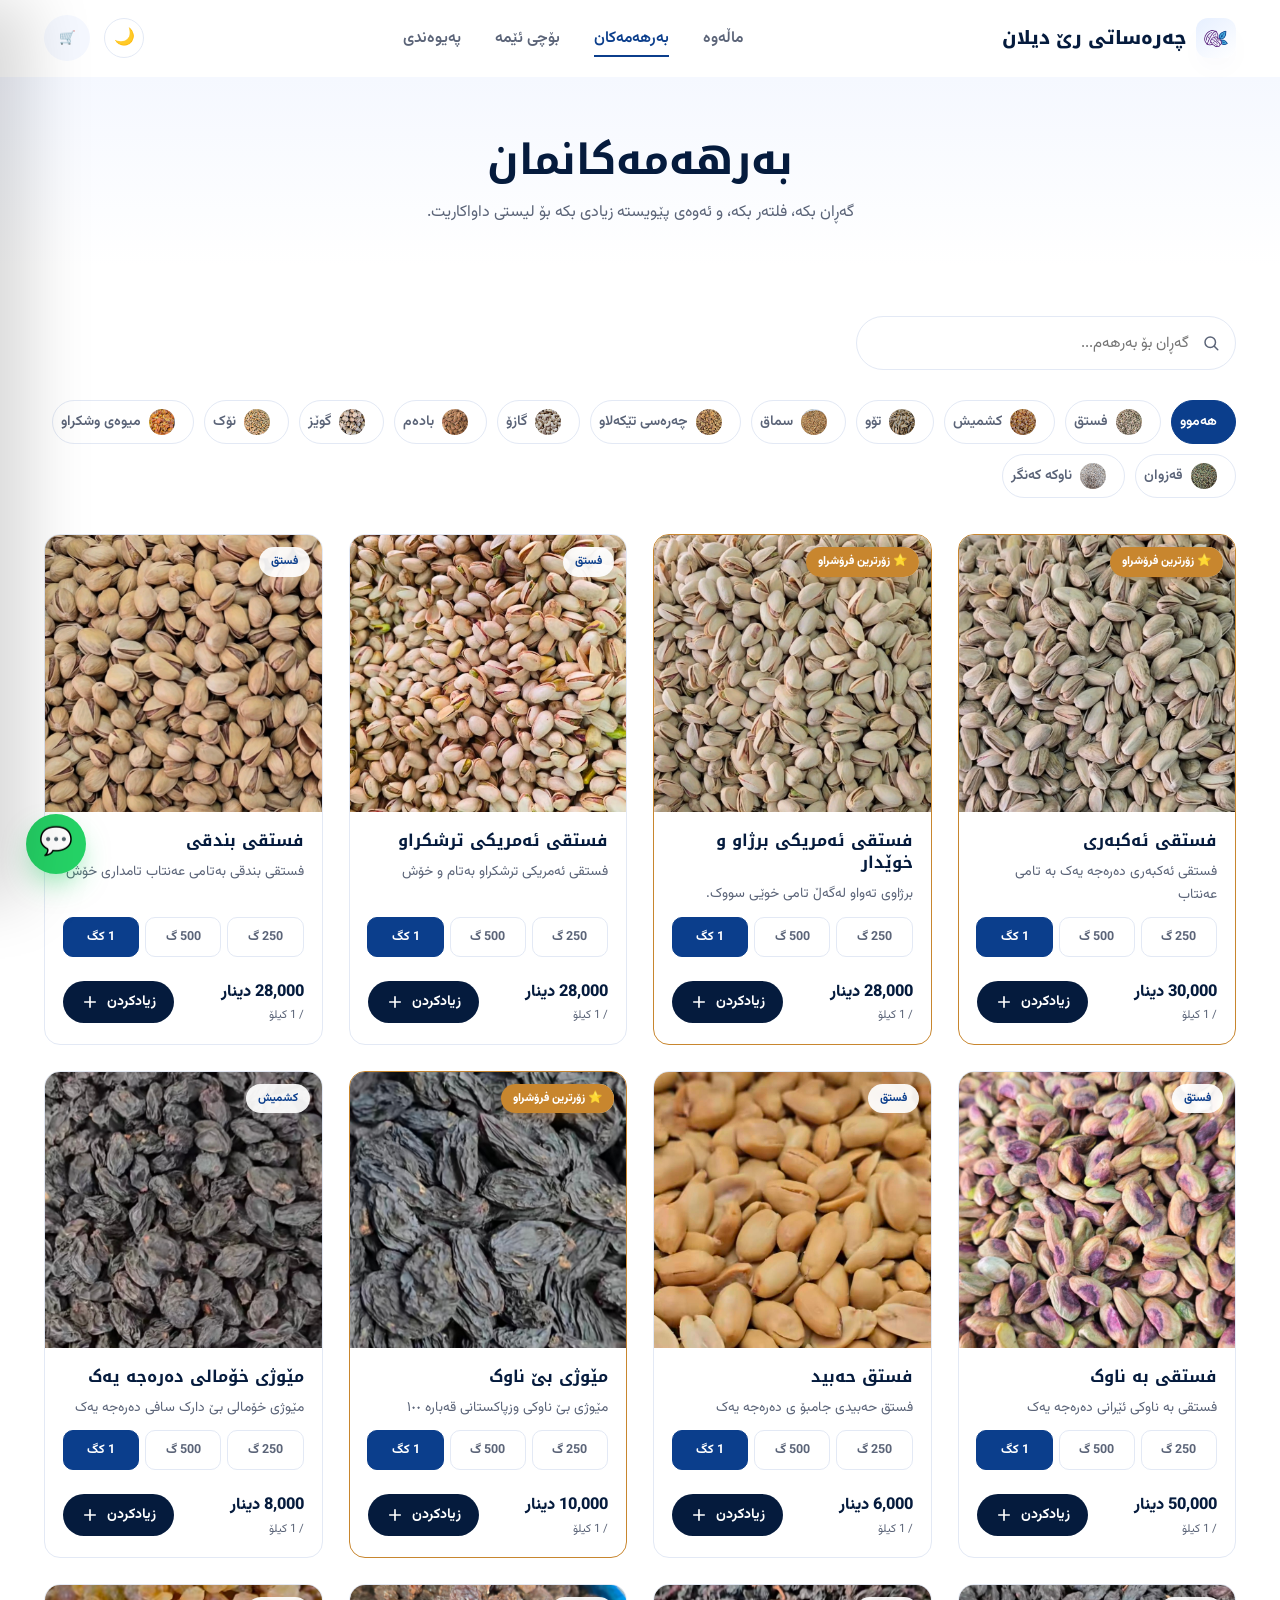
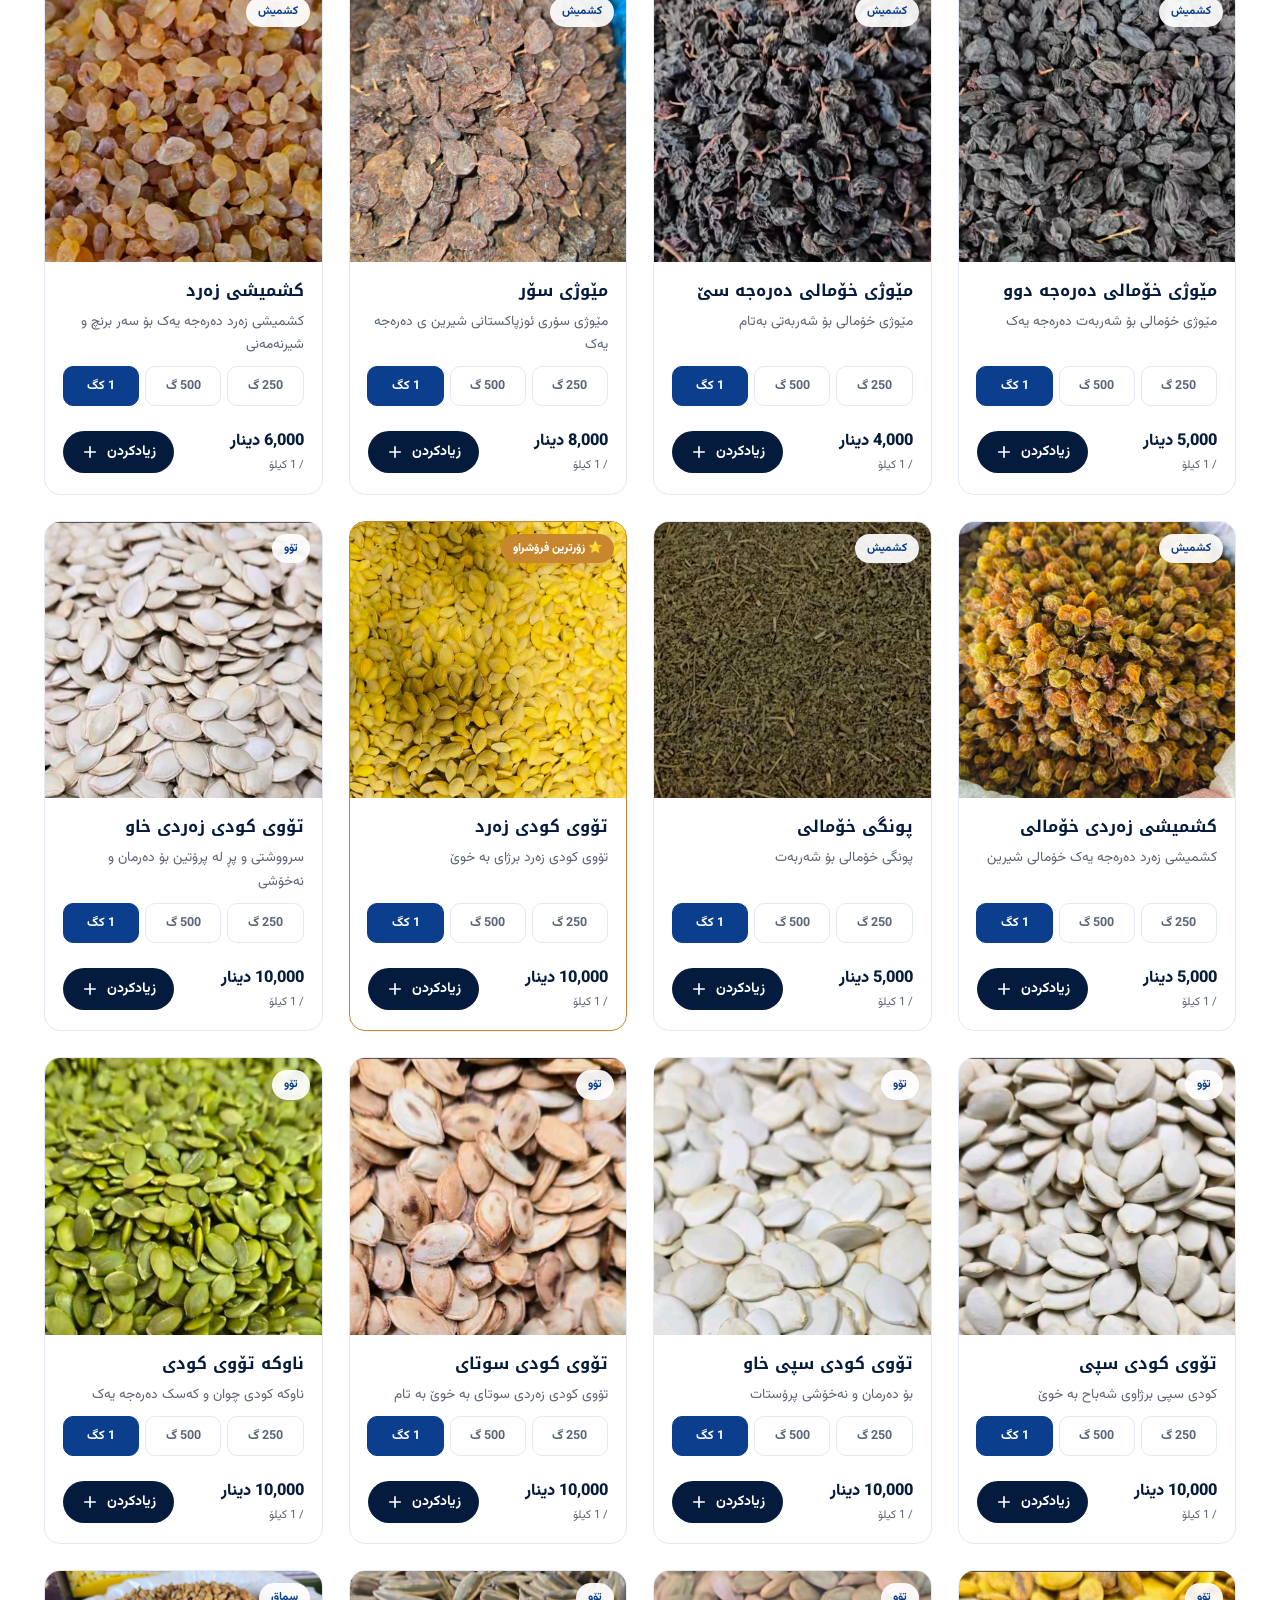
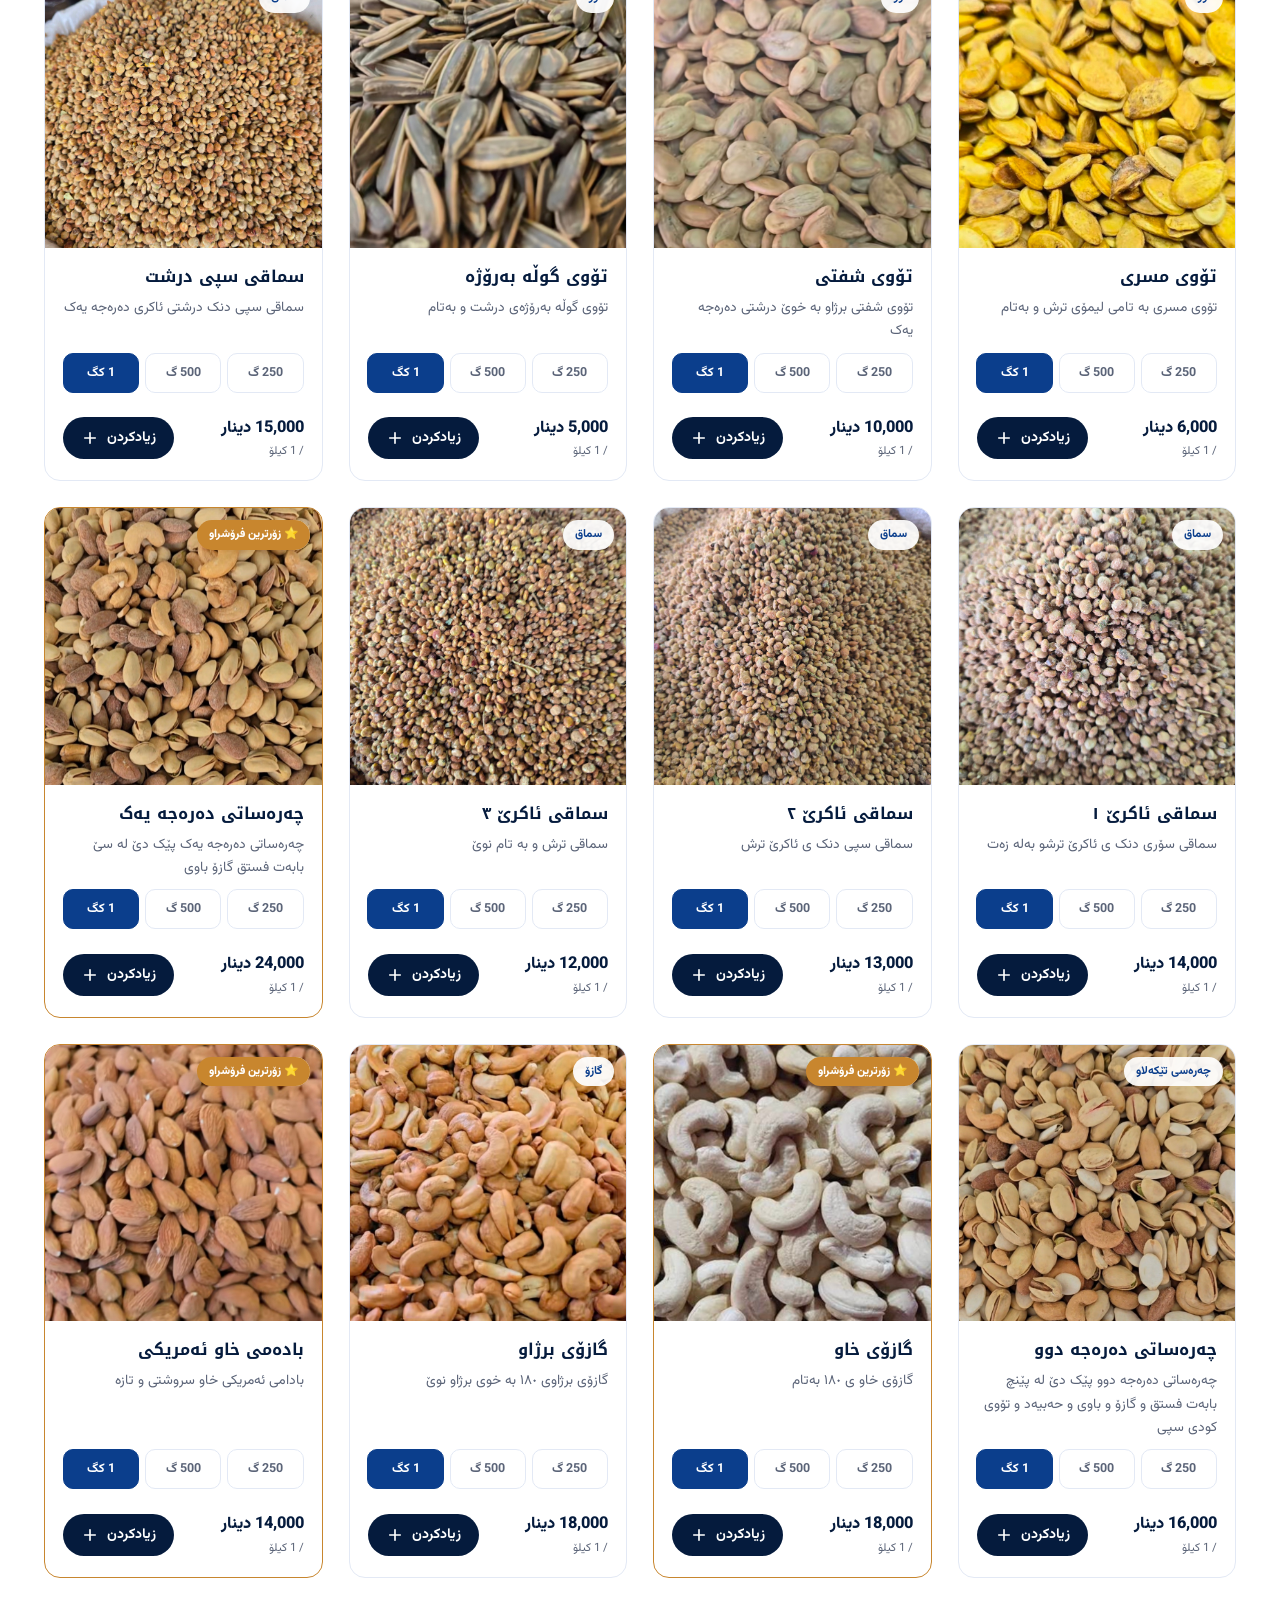
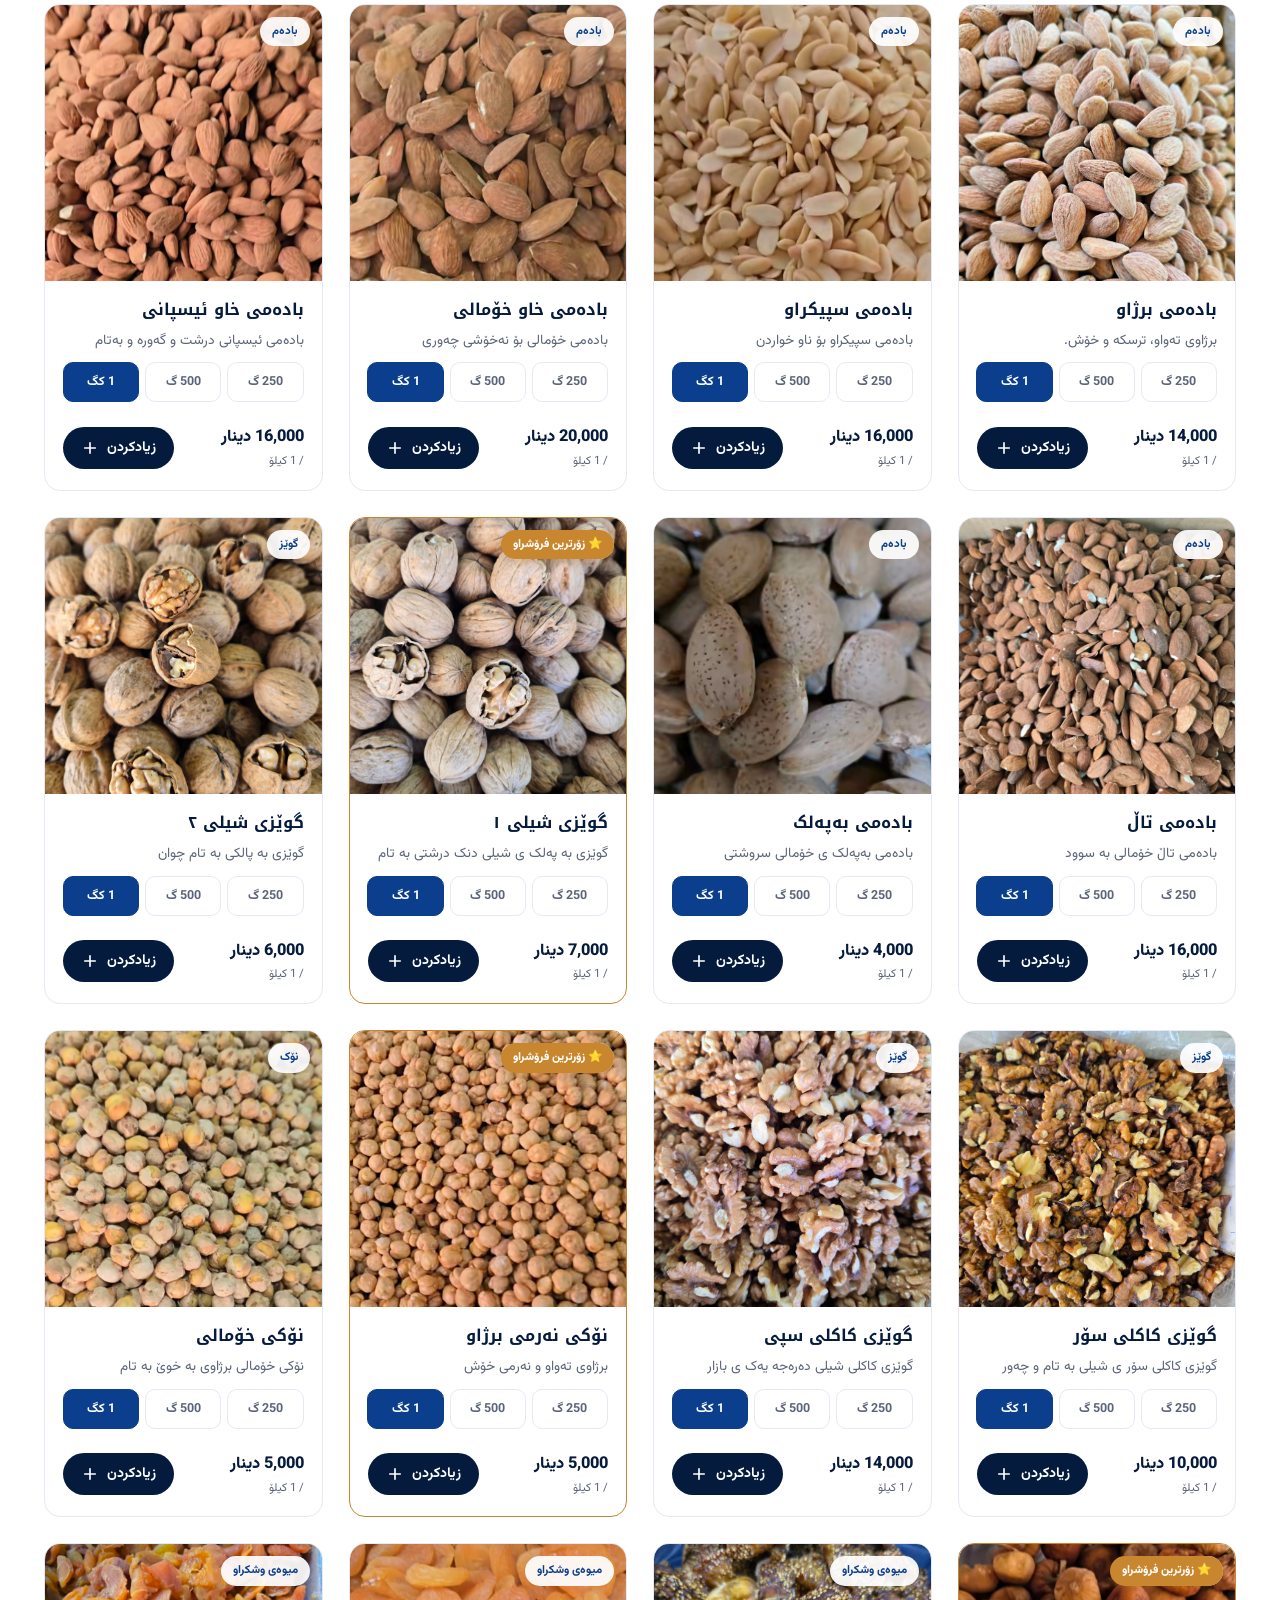
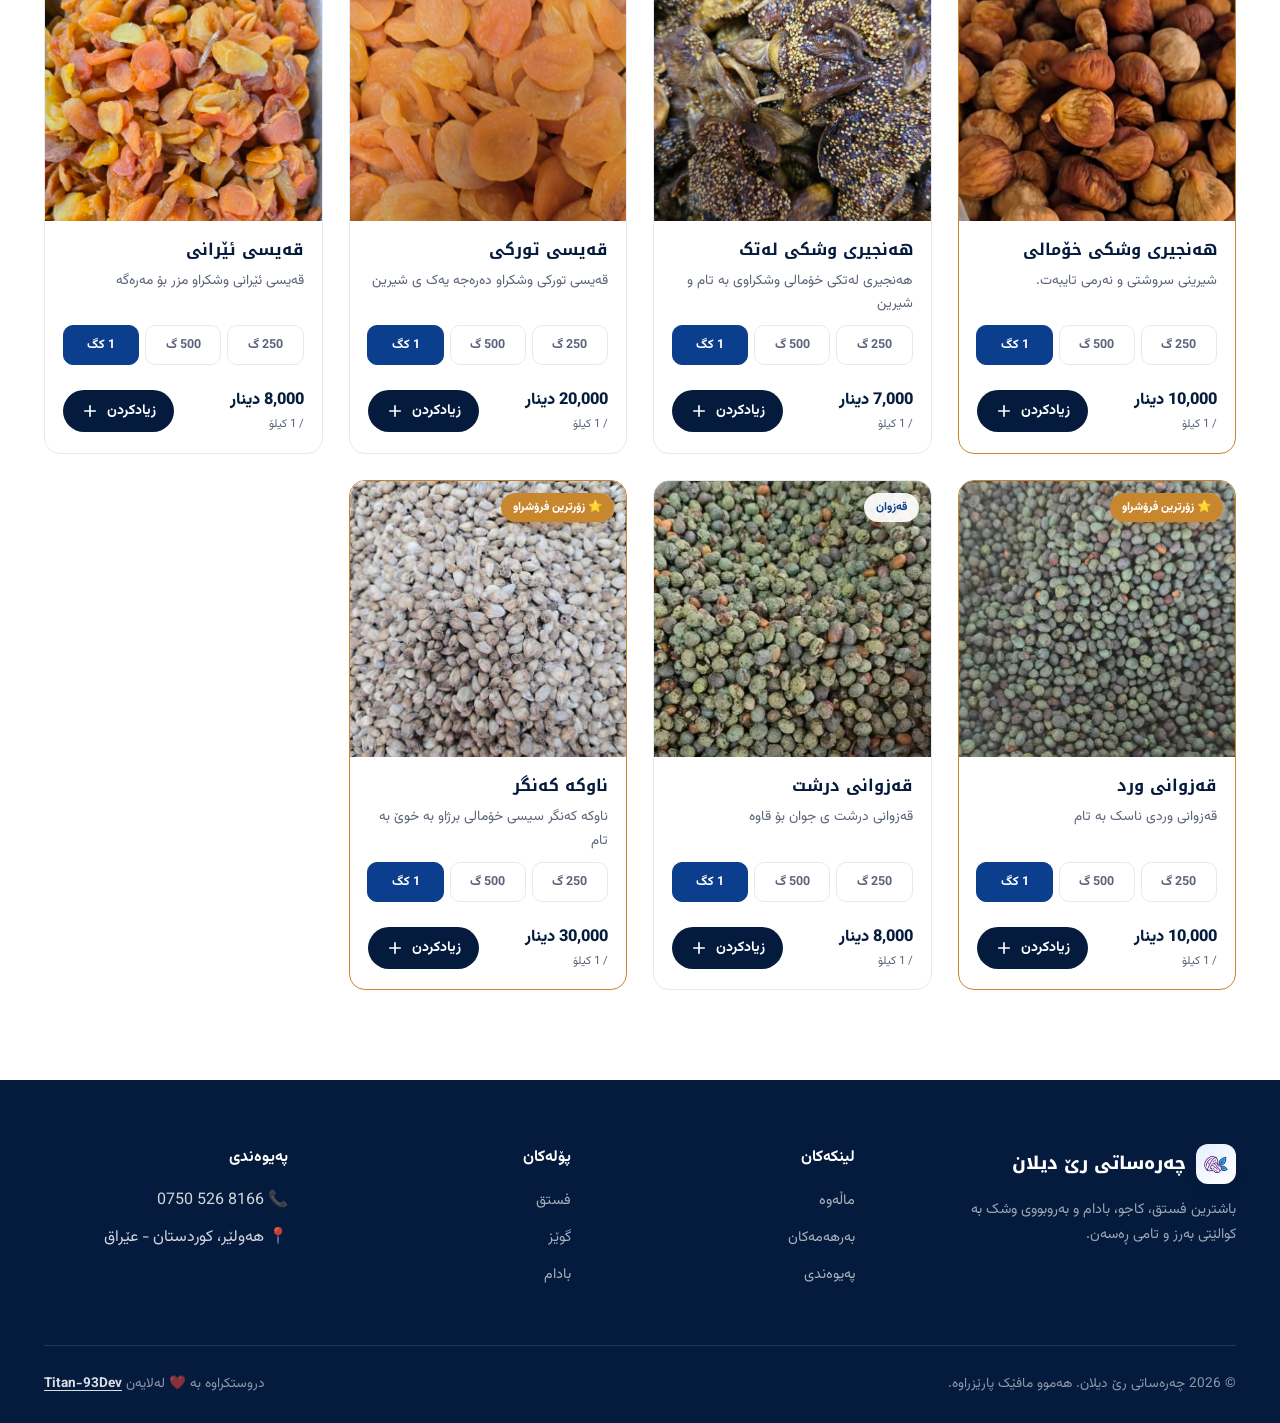
<file: berhemakan.html>
<!DOCTYPE html>
<html lang="ckb" dir="rtl">
<head>
  <meta charset="UTF-8">
  <script>
    // دانانی دۆخی تاریک/ڕووناک پێش بارکردنی CSS بۆ ڕێگریکردن لە چرپەی هەڵە
    // Set the theme before CSS loads, to avoid a flash of the wrong theme
    try {
      var t = localStorage.getItem("theme");
      if (t === "dark" || (!t && window.matchMedia("(prefers-color-scheme: dark)").matches)) {
        document.documentElement.setAttribute("data-theme", "dark");
      }
    } catch (e) {}
  </script>
  <meta name="viewport" content="width=device-width, initial-scale=1.0">
  <title>بەرهەمەکان | چەرەساتی رێ دیلان</title>
  <meta name="description" content="هەموو بەرهەمەکانی فرۆشگاکەمان: فستق، کاجو، بادام، گوێز، کشمیش، تۆو، سماق و زۆر جۆری تر.">
  <meta name="theme-color" content="#0B3E8C">
  <link rel="canonical" href="https://redilan-nuts.example.com/berhemakan.html">
  <link rel="icon" type="image/png" href="images/logo-icon.png">

  <meta property="og:type" content="website">
  <meta property="og:site_name" content="چەرەساتی رێ دیلان">
  <meta property="og:title" content="بەرهەمەکان | چەرەساتی رێ دیلان">
  <meta property="og:description" content="هەموو بەرهەمەکانی فرۆشگاکەمان: فستق، کاجو، بادام، گوێز، کشمیش، تۆو، سماق و زۆر جۆری تر.">
  <meta property="og:image" content="https://redilan-nuts.example.com/images/logo-icon.png">
  <meta property="og:url" content="https://redilan-nuts.example.com/berhemakan.html">
  <meta property="og:locale" content="ckb_IQ">
  <meta name="twitter:card" content="summary">
  <meta name="twitter:title" content="بەرهەمەکان | چەرەساتی رێ دیلان">
  <meta name="twitter:image" content="https://redilan-nuts.example.com/images/logo-icon.png">

  <link rel="preconnect" href="https://fonts.googleapis.com">
  <link rel="preconnect" href="https://fonts.gstatic.com" crossorigin>
  <link rel="stylesheet" href="https://fonts.googleapis.com/css2?family=Noto+Kufi+Arabic:wght@500;700;800&family=Vazirmatn:wght@400;500;600;700&display=swap">

  <link rel="stylesheet" href="css/style.css">
</head>
<body>

  <a href="#mainContent" class="skip-link">بازدان بۆ ناوەڕۆکی سەرەکی</a>

  <div class="page-loader" id="pageLoader"><div class="loader-spinner"></div></div>

  <!-- ======================= هێدەر / HEADER ======================= -->
  <header class="site-header" id="siteHeader">
    <div class="container nav-inner">
      <a href="index.html" class="logo">
        <span class="logo-mark"><img src="images/logo-icon.png" alt="لۆگۆ" width="40" height="40"></span>
        <span id="navStoreName">چەرەساتی رێ دیلان</span>
      </a>
      <nav class="nav-links">
        <a href="index.html">ماڵەوە</a>
        <a href="berhemakan.html">بەرهەمەکان</a>
        <a href="index.html#why">بۆچی ئێمە</a>
        <a href="peywendi.html">پەیوەندی</a>
      </nav>
      <div class="nav-actions">
        <button class="theme-toggle-btn" id="themeToggleBtn" aria-label="گۆڕینی دۆخی تاریک/ڕووناک">
          <span class="icon-moon" aria-hidden="true">🌙</span><span class="icon-sun" aria-hidden="true">☀️</span>
        </button>
        <button class="nav-cart-btn open-cart-btn" aria-label="سەبەتەی داواکاری">
          🛒<span class="cart-badge">0</span>
        </button>
        <button class="menu-toggle" id="menuToggle" aria-label="کردنەوەی مێنیو" aria-expanded="false" aria-controls="mobileMenu"><span></span><span></span><span></span></button>
      </div>
    </div>
  </header>

  <nav class="mobile-menu" id="mobileMenu" aria-label="مێنیوی مۆبایل">
    <a href="index.html">ماڵەوە</a>
    <a href="berhemakan.html">بەرهەمەکان</a>
    <a href="index.html#why">بۆچی ئێمە</a>
    <a href="peywendi.html">پەیوەندی</a>
  </nav>

  <!-- ======================= سەرپەڕەی لاپەڕە / PAGE HERO ======================= -->
  <section class="page-hero" id="mainContent">
    <div class="container">
      <h1>بەرهەمەکانمان</h1>
      <p>گەڕان بکە، فلتەر بکە، و ئەوەی پێویستە زیادی بکە بۆ لیستی داواکاریت.</p>
    </div>
  </section>

  <!-- ======================= بەرهەمەکان / PRODUCTS ======================= -->
  <section class="section" style="padding-top:50px">
    <div class="container">
      <div class="products-toolbar">
        <div class="search-box" role="search">
          <label for="searchInput" class="sr-only">گەڕان بۆ بەرهەم</label>
          <input type="search" id="searchInput" placeholder="گەڕان بۆ بەرهەم..." maxlength="60">
          <svg width="18" height="18" viewBox="0 0 24 24" fill="none" xmlns="http://www.w3.org/2000/svg" aria-hidden="true"><circle cx="11" cy="11" r="7" stroke="currentColor" stroke-width="2"/><path d="M21 21l-4.3-4.3" stroke="currentColor" stroke-width="2" stroke-linecap="round"/></svg>
        </div>
      </div>

      <div class="filter-chips" id="categoryFilters"></div>

      <div class="products-grid" id="productsGrid"></div>

      <div class="empty-state" id="productsEmptyState">
        <div class="emoji">🔍</div>
        <p>هیچ بەرهەمێک نەدۆزرایەوە. تکایە وشەیەکی تر تاقی بکەرەوە.</p>
      </div>
    </div>
  </section>

  <!-- ======================= فووتەر / FOOTER ======================= -->
  <footer class="site-footer">
    <div class="container">
      <div class="footer-grid">
        <div>
          <div class="footer-brand"><span class="logo-mark"><img src="images/logo-icon.png" alt="لۆگۆ" width="40" height="40"></span> <span id="footerStoreName">چەرەساتی رێ دیلان</span></div>
          <p class="footer-desc">باشترین فستق، کاجو، بادام و بەروبووی وشک بە کوالێتی بەرز و تامی ڕەسەن.</p>
        </div>
        <div>
          <div class="footer-title">لینکەکان</div>
          <ul class="footer-links">
            <li><a href="index.html">ماڵەوە</a></li>
            <li><a href="berhemakan.html">بەرهەمەکان</a></li>
            <li><a href="peywendi.html">پەیوەندی</a></li>
          </ul>
        </div>
        <div>
          <div class="footer-title">پۆلەکان</div>
          <ul class="footer-links">
            <li><a href="berhemakan.html?cat=pistachio">فستق</a></li>
            <li><a href="berhemakan.html?cat=walnut">گوێز</a></li>
            <li><a href="berhemakan.html?cat=almond">بادام</a></li>
          </ul>
        </div>
        <div>
          <div class="footer-title">پەیوەندی</div>
          <ul class="footer-links">
            <li id="footerPhone"></li>
            <li id="footerAddress"></li>
          </ul>
        </div>
      </div>
      <div class="footer-bottom">
        <span>© 2026 <span id="copyrightStoreName">چەرەساتی رێ دیلان</span>. هەموو مافێک پارێزراوە.</span>
        <span>دروستکراوە بە ❤️ لەلایەن <a href="https://titan-93.github.io/portfolios/" id="devCreditLink" target="_blank" rel="noopener noreferrer" class="dev-credit-link">Titan-93Dev</a></span>
      </div>
    </div>
  </footer>

  <!-- ======================= درۆوەری سەبەتە / CART DRAWER ======================= -->
  <div class="cart-overlay" id="cartOverlay"></div>
  <aside class="cart-drawer" id="cartDrawer" role="dialog" aria-modal="true" aria-labelledby="cartDrawerTitle" aria-hidden="true">
    <div class="cart-drawer-header">
      <span class="cart-drawer-title" id="cartDrawerTitle">🛒 لیستی داواکاری</span>
      <button class="close-btn" id="closeCartBtn" aria-label="داخستنی سەبەتە">✕</button>
    </div>
    <div class="cart-drawer-body">
      <div id="cartItemsList"></div>
      <div class="empty-cart" id="cartEmptyMessage">
        <div class="emoji">🛍️</div>
        <p>لیستی داواکاریت بەتاڵە.<br>سەیری بەرهەمەکانمان بکە!</p>
      </div>
    </div>
    <div class="cart-drawer-footer">
      <div class="cart-total-row"><span>کۆی گشتی</span><span id="cartTotalPrice">0 دینار</span></div>
      <input type="text" class="customer-field" id="customerName" placeholder="ناوت بنووسە" maxlength="120" autocomplete="name">
      <input type="tel" class="customer-field" id="customerPhone" placeholder="ژمارەی تەلەفۆن" maxlength="20" inputmode="tel" autocomplete="tel">
      <input type="text" class="customer-field" id="customerAddress" placeholder="ناونیشانی گەیاندن" maxlength="200" autocomplete="street-address">
      <button class="btn btn-whatsapp" id="sendOrderBtn" disabled>ناردنی داواکاری بە واتساپ 💬</button>
    </div>
  </aside>

  <!-- ======================= مۆدالی بینینی خێرا / QUICK-VIEW MODAL ======================= -->
  <div class="product-modal-overlay" id="productModalOverlay"></div>
  <div class="product-modal" id="productModal" role="dialog" aria-modal="true" aria-labelledby="productModalTitle" aria-hidden="true">
    <button class="product-modal-close" id="productModalClose" aria-label="داخستن">✕</button>
    <div id="productModalContent"></div>
  </div>

  <a href="#" class="whatsapp-float open-cart-btn" aria-label="کردنەوەی سەبەتە">💬</a>
  <button class="floating-cart-btn mobile-only open-cart-btn" aria-label="سەبەتەی داواکاری">🛒<span class="cart-badge">0</span></button>
  <button class="back-to-top" id="backToTopBtn" aria-label="گەڕانەوە بۆ سەرەوە">↑</button>

  <script src="js/config.js"></script>
  <script src="js/products-data.js"></script>
  <script src="js/cart.js"></script>
  <script src="js/main.js"></script>
  <script>
    document.getElementById("footerPhone").textContent = "📞 " + STORE_CONFIG.phoneDisplay;
    document.getElementById("footerAddress").textContent = "📍 " + STORE_CONFIG.address;
    document.getElementById("devCreditLink").href = STORE_CONFIG.portfolioUrl;
  </script>
</body>
</html>
</file>
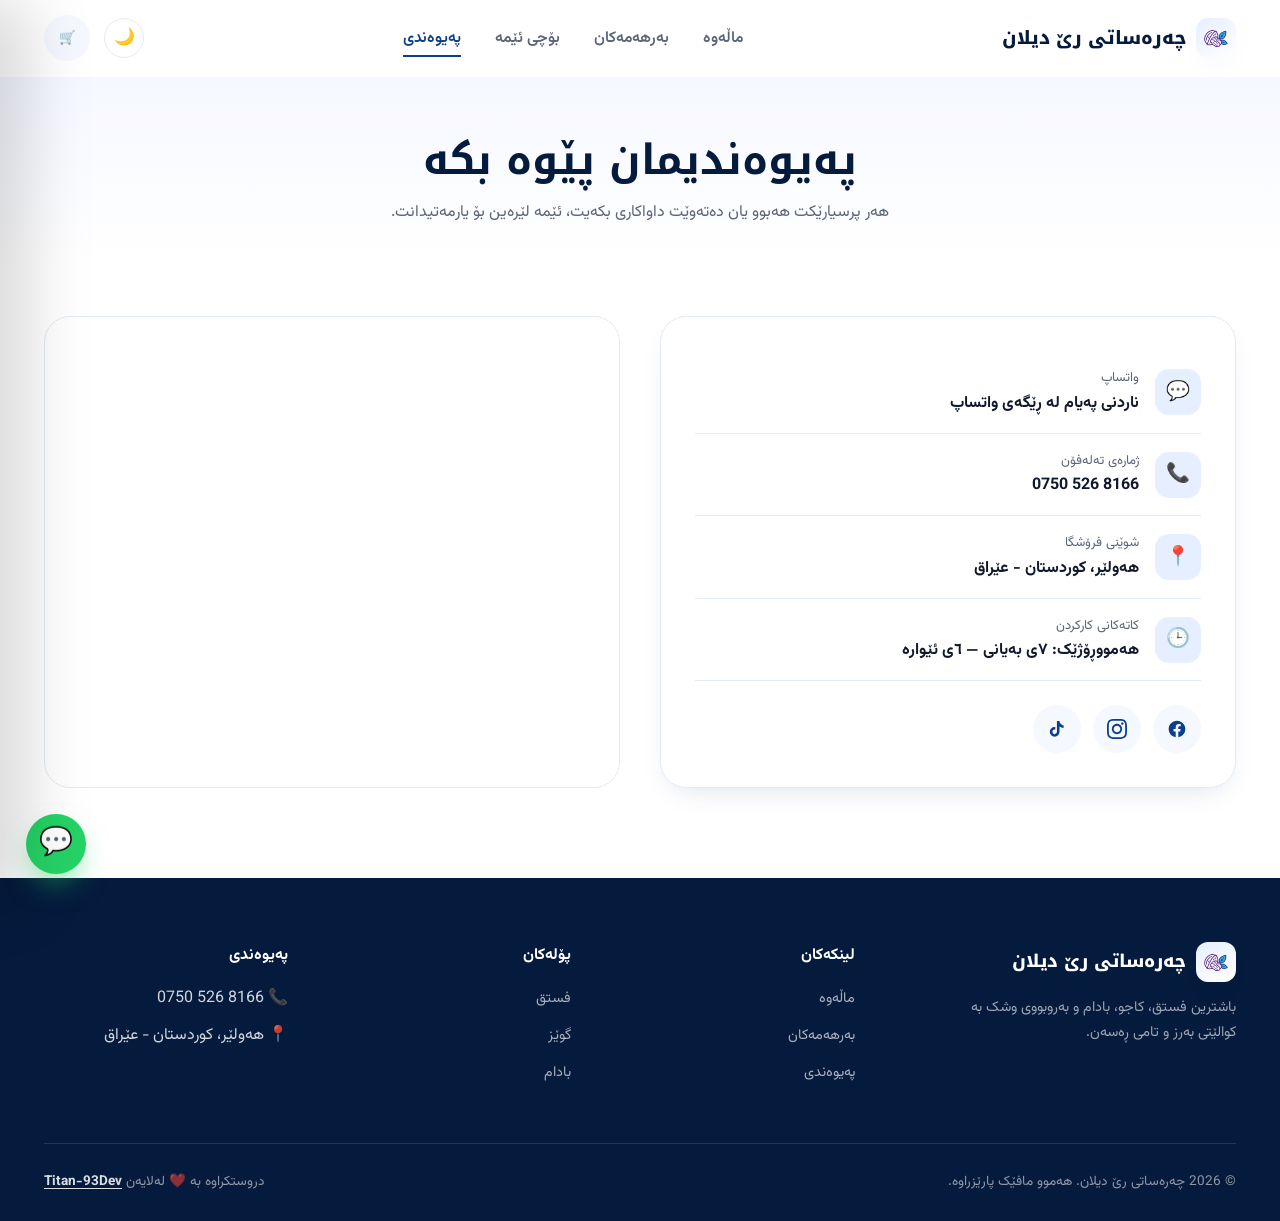
<file: peywendi.html>
<!DOCTYPE html>
<html lang="ckb" dir="rtl">
<head>
  <meta charset="UTF-8">
  <script>
    // دانانی دۆخی تاریک/ڕووناک پێش بارکردنی CSS بۆ ڕێگریکردن لە چرپەی هەڵە
    // Set the theme before CSS loads, to avoid a flash of the wrong theme
    try {
      var t = localStorage.getItem("theme");
      if (t === "dark" || (!t && window.matchMedia("(prefers-color-scheme: dark)").matches)) {
        document.documentElement.setAttribute("data-theme", "dark");
      }
    } catch (e) {}
  </script>
  <meta name="viewport" content="width=device-width, initial-scale=1.0">
  <title>پەیوەندی | چەرەساتی رێ دیلان</title>
  <meta name="description" content="پەیوەندیمان پێوە بکە لە ڕێگەی واتساپ، تەلەفۆن، فەیسبووک یان ئینستاگرام.">
  <meta name="theme-color" content="#0B3E8C">
  <link rel="canonical" href="https://redilan-nuts.example.com/peywendi.html">
  <link rel="icon" type="image/png" href="images/logo-icon.png">

  <meta property="og:type" content="website">
  <meta property="og:site_name" content="چەرەساتی رێ دیلان">
  <meta property="og:title" content="پەیوەندی | چەرەساتی رێ دیلان">
  <meta property="og:description" content="پەیوەندیمان پێوە بکە لە ڕێگەی واتساپ، تەلەفۆن، فەیسبووک یان ئینستاگرام.">
  <meta property="og:image" content="https://redilan-nuts.example.com/images/logo-icon.png">
  <meta property="og:url" content="https://redilan-nuts.example.com/peywendi.html">
  <meta property="og:locale" content="ckb_IQ">
  <meta name="twitter:card" content="summary">
  <meta name="twitter:title" content="پەیوەندی | چەرەساتی رێ دیلان">
  <meta name="twitter:image" content="https://redilan-nuts.example.com/images/logo-icon.png">

  <link rel="preconnect" href="https://fonts.googleapis.com">
  <link rel="preconnect" href="https://fonts.gstatic.com" crossorigin>
  <link rel="stylesheet" href="https://fonts.googleapis.com/css2?family=Noto+Kufi+Arabic:wght@500;700;800&family=Vazirmatn:wght@400;500;600;700&display=swap">

  <link rel="stylesheet" href="css/style.css">
</head>
<body>

  <a href="#mainContent" class="skip-link">بازدان بۆ ناوەڕۆکی سەرەکی</a>

  <div class="page-loader" id="pageLoader"><div class="loader-spinner"></div></div>

  <!-- ======================= هێدەر / HEADER ======================= -->
  <header class="site-header" id="siteHeader">
    <div class="container nav-inner">
      <a href="index.html" class="logo">
        <span class="logo-mark"><img src="images/logo-icon.png" alt="لۆگۆ" width="40" height="40"></span>
        <span id="navStoreName">چەرەساتی رێ دیلان</span>
      </a>
      <nav class="nav-links">
        <a href="index.html">ماڵەوە</a>
        <a href="berhemakan.html">بەرهەمەکان</a>
        <a href="index.html#why">بۆچی ئێمە</a>
        <a href="peywendi.html">پەیوەندی</a>
      </nav>
      <div class="nav-actions">
        <button class="theme-toggle-btn" id="themeToggleBtn" aria-label="گۆڕینی دۆخی تاریک/ڕووناک">
          <span class="icon-moon" aria-hidden="true">🌙</span><span class="icon-sun" aria-hidden="true">☀️</span>
        </button>
        <button class="nav-cart-btn open-cart-btn" aria-label="سەبەتەی داواکاری">
          🛒<span class="cart-badge">0</span>
        </button>
        <button class="menu-toggle" id="menuToggle" aria-label="کردنەوەی مێنیو" aria-expanded="false" aria-controls="mobileMenu"><span></span><span></span><span></span></button>
      </div>
    </div>
  </header>

  <nav class="mobile-menu" id="mobileMenu" aria-label="مێنیوی مۆبایل">
    <a href="index.html">ماڵەوە</a>
    <a href="berhemakan.html">بەرهەمەکان</a>
    <a href="index.html#why">بۆچی ئێمە</a>
    <a href="peywendi.html">پەیوەندی</a>
  </nav>

  <!-- ======================= سەرپەڕەی لاپەڕە / PAGE HERO ======================= -->
  <section class="page-hero" id="mainContent">
    <div class="container">
      <h1>پەیوەندیمان پێوە بکە</h1>
      <p>هەر پرسیارێکت هەبوو یان دەتەوێت داواکاری بکەیت، ئێمە لێرەین بۆ یارمەتیدانت.</p>
    </div>
  </section>

  <!-- ======================= پەیوەندی / CONTACT ======================= -->
  <section class="section" style="padding-top:50px">
    <div class="container">
      <div class="contact-grid">
        <div class="contact-card">
          <div class="contact-row">
            <div class="contact-row-icon">💬</div>
            <div>
              <div class="contact-row-label">واتساپ</div>
              <a class="contact-row-value" id="whatsappLink" target="_blank">ناردنی پەیام لە ڕێگەی واتساپ</a>
            </div>
          </div>
          <div class="contact-row">
            <div class="contact-row-icon">📞</div>
            <div><div class="contact-row-label">ژمارەی تەلەفۆن</div><div class="contact-row-value" id="phoneDisplay"></div></div>
          </div>
          <div class="contact-row">
            <div class="contact-row-icon">📍</div>
            <div><div class="contact-row-label">شوێنی فرۆشگا</div><div class="contact-row-value" id="addressDisplay"></div></div>
          </div>
          <div class="contact-row">
            <div class="contact-row-icon">🕒</div>
            <div><div class="contact-row-label">کاتەکانی کارکردن</div><div class="contact-row-value">هەمووڕۆژێک: ٧ی بەیانی — ٦ی ئێوارە</div></div>
          </div>
          <div class="social-row">
            <a class="social-btn" id="facebookLink" target="_blank" aria-label="فەیسبووک">
              <svg width="20" height="20" viewBox="0 0 24 24" fill="currentColor" aria-hidden="true"><path d="M22 12c0-5.523-4.477-10-10-10S2 6.477 2 12c0 4.991 3.657 9.128 8.438 9.878v-6.987h-2.54V12h2.54V9.797c0-2.506 1.492-3.89 3.777-3.89 1.094 0 2.238.195 2.238.195v2.46h-1.26c-1.243 0-1.63.771-1.63 1.562V12h2.773l-.443 2.89h-2.33v6.988C18.343 21.128 22 16.991 22 12z"/></svg>
            </a>
            <a class="social-btn" id="instagramLink" target="_blank" aria-label="ئینستاگرام">
              <svg width="20" height="20" viewBox="0 0 24 24" fill="currentColor" aria-hidden="true"><path d="M12 2.163c3.204 0 3.584.012 4.85.07 3.252.148 4.771 1.691 4.919 4.919.058 1.265.069 1.645.069 4.849 0 3.205-.012 3.584-.069 4.849-.149 3.225-1.664 4.771-4.919 4.919-1.266.058-1.644.07-4.85.07-3.204 0-3.584-.012-4.849-.07-3.26-.149-4.771-1.699-4.919-4.92-.058-1.265-.07-1.644-.07-4.849 0-3.204.013-3.583.07-4.849.149-3.227 1.664-4.771 4.919-4.919 1.266-.057 1.645-.069 4.849-.069zm0-2.163c-3.259 0-3.667.014-4.947.072-4.358.2-6.78 2.618-6.98 6.98-.059 1.281-.073 1.689-.073 4.948 0 3.259.014 3.668.072 4.948.2 4.358 2.618 6.78 6.98 6.98 1.281.058 1.689.072 4.948.072 3.259 0 3.668-.014 4.948-.072 4.354-.2 6.782-2.618 6.979-6.98.059-1.28.073-1.689.073-4.948 0-3.259-.014-3.667-.072-4.947-.196-4.354-2.617-6.78-6.979-6.98-1.281-.059-1.69-.073-4.949-.073zm0 5.838c-3.403 0-6.162 2.759-6.162 6.162s2.759 6.163 6.162 6.163 6.162-2.759 6.162-6.163c0-3.403-2.759-6.162-6.162-6.162zm0 10.162c-2.209 0-4-1.79-4-4 0-2.209 1.791-4 4-4s4 1.791 4 4c0 2.21-1.791 4-4 4zm6.406-11.845c-.796 0-1.441.645-1.441 1.44s.645 1.44 1.441 1.44c.795 0 1.439-.645 1.439-1.44s-.644-1.44-1.439-1.44z"/></svg>
            </a>
            <a class="social-btn" id="tiktokLink" target="_blank" aria-label="تیک‌تۆک">
              <svg width="20" height="20" viewBox="0 0 24 24" fill="currentColor" aria-hidden="true"><path d="M16.6 5.82c-1.02-.9-1.6-2.18-1.6-3.55h-3.1v13.14c0 1.51-1.23 2.74-2.74 2.74a2.74 2.74 0 1 1 0-5.48c.27 0 .53.04.78.11V9.66a5.83 5.83 0 0 0-.78-.05A5.84 5.84 0 0 0 3.32 15.4a5.84 5.84 0 0 0 5.84 5.84 5.84 5.84 0 0 0 5.84-5.84V9.09a8.4 8.4 0 0 0 4.9 1.57V7.56c-1.13 0-2.2-.35-3.3-1.74z"/></svg>
            </a>
          </div>
        </div>
        <div class="contact-map">
          <iframe src="" id="mapFrame" loading="lazy" referrerpolicy="no-referrer-when-downgrade"></iframe>
        </div>
      </div>
    </div>
  </section>

  <!-- ======================= فووتەر / FOOTER ======================= -->
  <footer class="site-footer">
    <div class="container">
      <div class="footer-grid">
        <div>
          <div class="footer-brand"><span class="logo-mark"><img src="images/logo-icon.png" alt="لۆگۆ" width="40" height="40"></span> <span id="footerStoreName">چەرەساتی رێ دیلان</span></div>
          <p class="footer-desc">باشترین فستق، کاجو، بادام و بەروبووی وشک بە کوالێتی بەرز و تامی ڕەسەن.</p>
        </div>
        <div>
          <div class="footer-title">لینکەکان</div>
          <ul class="footer-links">
            <li><a href="index.html">ماڵەوە</a></li>
            <li><a href="berhemakan.html">بەرهەمەکان</a></li>
            <li><a href="peywendi.html">پەیوەندی</a></li>
          </ul>
        </div>
        <div>
          <div class="footer-title">پۆلەکان</div>
          <ul class="footer-links">
            <li><a href="berhemakan.html?cat=pistachio">فستق</a></li>
            <li><a href="berhemakan.html?cat=walnut">گوێز</a></li>
            <li><a href="berhemakan.html?cat=almond">بادام</a></li>
          </ul>
        </div>
        <div>
          <div class="footer-title">پەیوەندی</div>
          <ul class="footer-links">
            <li id="footerPhone"></li>
            <li id="footerAddress"></li>
          </ul>
        </div>
      </div>
      <div class="footer-bottom">
        <span>© 2026 <span id="copyrightStoreName">چەرەساتی رێ دیلان</span>. هەموو مافێک پارێزراوە.</span>
        <span>دروستکراوە بە ❤️ لەلایەن <a href="https://titan-93.github.io/portfolios/" id="devCreditLink" target="_blank" rel="noopener noreferrer" class="dev-credit-link">Titan-93Dev</a></span>
      </div>
    </div>
  </footer>

  <!-- ======================= درۆوەری سەبەتە / CART DRAWER ======================= -->
  <div class="cart-overlay" id="cartOverlay"></div>
  <aside class="cart-drawer" id="cartDrawer" role="dialog" aria-modal="true" aria-labelledby="cartDrawerTitle" aria-hidden="true">
    <div class="cart-drawer-header">
      <span class="cart-drawer-title" id="cartDrawerTitle">🛒 لیستی داواکاری</span>
      <button class="close-btn" id="closeCartBtn" aria-label="داخستنی سەبەتە">✕</button>
    </div>
    <div class="cart-drawer-body">
      <div id="cartItemsList"></div>
      <div class="empty-cart" id="cartEmptyMessage">
        <div class="emoji">🛍️</div>
        <p>لیستی داواکاریت بەتاڵە.<br>سەیری بەرهەمەکانمان بکە!</p>
      </div>
    </div>
    <div class="cart-drawer-footer">
      <div class="cart-total-row"><span>کۆی گشتی</span><span id="cartTotalPrice">0 دینار</span></div>
      <input type="text" class="customer-field" id="customerName" placeholder="ناوت بنووسە" maxlength="120" autocomplete="name">
      <input type="tel" class="customer-field" id="customerPhone" placeholder="ژمارەی تەلەفۆن" maxlength="20" inputmode="tel" autocomplete="tel">
      <input type="text" class="customer-field" id="customerAddress" placeholder="ناونیشانی گەیاندن" maxlength="200" autocomplete="street-address">
      <button class="btn btn-whatsapp" id="sendOrderBtn" disabled>ناردنی داواکاری بە واتساپ 💬</button>
    </div>
  </aside>

  <a href="#" class="whatsapp-float open-cart-btn" aria-label="کردنەوەی سەبەتە">💬</a>
  <button class="back-to-top" id="backToTopBtn" aria-label="گەڕانەوە بۆ سەرەوە">↑</button>

  <script src="js/config.js"></script>
  <script src="js/products-data.js"></script>
  <script src="js/cart.js"></script>
  <script src="js/main.js"></script>
  <script>
    document.getElementById("phoneDisplay").textContent = STORE_CONFIG.phoneDisplay;
    document.getElementById("addressDisplay").textContent = STORE_CONFIG.address;
    document.getElementById("facebookLink").href = STORE_CONFIG.facebookUrl;
    document.getElementById("instagramLink").href = STORE_CONFIG.instagramUrl;
    document.getElementById("tiktokLink").href = STORE_CONFIG.tiktokUrl;
    document.getElementById("mapFrame").src = STORE_CONFIG.mapEmbedUrl;
    document.getElementById("whatsappLink").href = "https://wa.me/" + STORE_CONFIG.whatsappNumber;
    document.getElementById("footerPhone").textContent = "📞 " + STORE_CONFIG.phoneDisplay;
    document.getElementById("footerAddress").textContent = "📍 " + STORE_CONFIG.address;
    document.getElementById("devCreditLink").href = STORE_CONFIG.portfolioUrl;
  </script>
</body>
</html>
</file>
<file: css/style.css>
/* =========================================================================
   STYLE.CSS  —  ستایلی گشتی ماڵپەڕ (Site design system)
   =========================================================================
   ئەگەر دەتەوێت ڕەنگی سەرەکی بگۆڕیت، تەنها نرخەکانی --blue-* لە خوارەوە
   بگۆڕە. هەموو ماڵپەڕ خۆکارانە نوێ دەبێتەوە.

   To change the main color, just edit the --blue-* values below.
   The whole site will update automatically.
   ========================================================================= */

/* تێبینی: فۆنتەکان ئێستا لە <head>ی HTML بارادەکرێن بە preconnect بۆ خێرایی زیاتر */
/* Note: fonts are now loaded via preconnected <link> tags in the HTML head
   instead of @import here, since @import blocks CSS parsing and delays
   first paint. See the <head> of each page. */

:root {
  /* ---- ڕەنگەکان / Colors ---- */
  --blue-900: #051B3D;
  --blue-800: #0B3E8C;
  --blue-700: #124CAB;
  --blue-600: #2F6FED;
  --blue-100: #E6EFFF;
  --blue-50:  #F5F8FF;
  --ink: #10182B;
  --ink-soft: #5B6478;
  --white: #FFFFFF;
  --cream: #FBF9F4;
  --border: #E3E9F5;
  --whatsapp: #25D366;
  --whatsapp-dark: #1DA851;

  /* ---- ڕەنگی زێڕی / Signature gold accent (roasted-nut warmth) ----------
     بەکاردێت تەنها بۆ: باجی "زۆرترین فرۆشراو"، ئەستێرەکانی هەڵسەنگاندن،
     و دیمەنی سێ-ڕەهەندی هیرۆ — نەک بۆ هەموو شوێنێک.
     Used sparingly: best-seller badges, rating stars, and the 3D hero —
     not sprinkled everywhere. */
  --gold-700: #A8641A;
  --gold-600: #C8862E;
  --gold-100: #FBEEDA;

  /* ---- شێواز / Shape & shadow ---- */
  --radius-lg: 26px;
  --radius-md: 16px;
  --radius-sm: 10px;
  --shadow-soft: 0 20px 45px -18px rgba(11, 62, 140, 0.28);
  --shadow-card: 0 12px 30px -14px rgba(11, 62, 140, 0.18);

  /* ---- فۆنت / Fonts ---- */
  --font-display: 'Noto Kufi Arabic', 'Vazirmatn', sans-serif;
  --font-body: 'Vazirmatn', 'Noto Kufi Arabic', sans-serif;

  color-scheme: light;
}

/* دۆخی تاریک / Dark mode — چالاک دەبێت بە داتا-تایبەتمەندی data-theme="dark"
   لەسەر <html>، هەڵدەگیرێت لە localStorage بۆ سەردانی داهاتوو. لێرەدا
   تەنها ڕەنگە بنەڕەتییەکان دەگۆڕدرێن، بۆیە هەموو توخمەکان کە پێشتر
   --white/--ink/--cream بەکاردەهێنن خۆکارانە نوێ دەبنەوە.
   Activated via data-theme="dark" on <html>, remembered in localStorage.
   We redefine the base tokens themselves, so every component already
   using --white/--ink/--cream re-themes automatically. */
html[data-theme="dark"] {
  color-scheme: dark;
  --white: #131F35;
  --cream: #0F1B30;
  --ink: #EEF2FA;
  --ink-soft: #97A3BE;
  --border: #22304A;
  --blue-50: #101C33;
  --blue-100: #16233D;
  --shadow-soft: 0 20px 45px -18px rgba(0, 0, 0, 0.6);
  --shadow-card: 0 12px 30px -14px rgba(0, 0, 0, 0.5);
}
html[data-theme="dark"] body { background: #0A1220; }

/* تێبینی: --blue-900 بە بەردەوامی وەک ڕەنگی سەوزەیی قووڵ دەمێنێتەوە
   (بۆ فووتەر و نامەکان)، بۆیە لێرەدا تەنها ڕەنگی نووسینی سەردێڕەکان
   جیاکراوەتەوە، نەک هەموو --blue-900. Note: --blue-900 stays the same
   deep navy in dark mode (it's used as a solid background for the footer
   and newsletter box, and deep navy works fine on a dark page too) —
   only heading *text* color is overridden separately here. */
html[data-theme="dark"] h1,
html[data-theme="dark"] h2,
html[data-theme="dark"] h3,
html[data-theme="dark"] h4,
html[data-theme="dark"] .price-value {
  color: var(--ink);
}

* { box-sizing: border-box; margin: 0; padding: 0; }

/* دەورەیەکی ڕوونی فۆکەس بۆ هەموو توخمە کارپێکراوەکان (a11y) */
/* A clear, consistent focus ring for all interactive elements */
a:focus-visible,
button:focus-visible,
input:focus-visible,
.filter-chip:focus-visible,
.weight-btn:focus-visible {
  outline: 2.5px solid var(--blue-600);
  outline-offset: 2px;
  border-radius: 6px;
}

.sr-only {
  position: absolute; width: 1px; height: 1px; padding: 0; margin: -1px;
  overflow: hidden; clip: rect(0,0,0,0); white-space: nowrap; border: 0;
}

.skip-link {
  position: absolute; top: -60px; right: 16px; z-index: 9999;
  background: var(--blue-800); color: var(--white);
  padding: 12px 20px; border-radius: var(--radius-sm);
  font-weight: 700; transition: top .2s ease;
}
.skip-link:focus { top: 16px; }

html {
  scroll-behavior: smooth;
  scroll-padding-top: 90px;
}

body {
  font-family: var(--font-body);
  color: var(--ink);
  background: var(--white);
  direction: rtl;
  line-height: 1.7;
  -webkit-font-smoothing: antialiased;
  overflow-x: hidden;
  transition: background-color .35s ease, color .35s ease;
}

/* دووگمەی گۆڕینی دۆخی تاریک/ڕووناک / Dark-mode toggle button */
.theme-toggle-btn {
  display: inline-flex; align-items: center; justify-content: center;
  width: 40px; height: 40px; border-radius: 50%;
  border: 1.5px solid var(--border); background: var(--white);
  color: var(--blue-800); font-size: 1.05rem;
  transition: background-color .2s ease, transform .15s ease, border-color .2s ease;
}
.theme-toggle-btn:hover { transform: translateY(-2px); border-color: var(--blue-600); }
.theme-toggle-btn .icon-sun { display: none; }
html[data-theme="dark"] .theme-toggle-btn .icon-moon { display: none; }
html[data-theme="dark"] .theme-toggle-btn .icon-sun { display: inline; }

img { max-width: 100%; display: block; }
a { color: inherit; text-decoration: none; }
button { font-family: inherit; cursor: pointer; border: none; background: none; }
ul { list-style: none; }

h1, h2, h3, h4 {
  font-family: var(--font-display);
  color: var(--blue-900);
  line-height: 1.35;
}

.container {
  max-width: 1240px;
  margin: 0 auto;
  padding: 0 24px;
}

/* respect reduced motion preferences */
@media (prefers-reduced-motion: reduce) {
  * { animation-duration: 0.001ms !important; transition-duration: 0.001ms !important; }
  html { scroll-behavior: auto; }
}

/* =========================================================================
   لۆدینگ سکرین / Page loader
   ========================================================================= */
.page-loader {
  position: fixed; inset: 0; z-index: 9999;
  background: var(--white);
  display: flex; align-items: center; justify-content: center;
  transition: opacity .5s ease, visibility .5s ease;
}
.page-loader.hidden { opacity: 0; visibility: hidden; pointer-events: none; }
.loader-spinner {
  width: 52px; height: 52px;
  border: 4px solid var(--blue-100);
  border-top-color: var(--blue-800);
  border-radius: 50%;
  animation: spin 0.8s linear infinite;
}
@keyframes spin { to { transform: rotate(360deg); } }

/* =========================================================================
   هێدەر / Header & navigation
   ========================================================================= */
.site-header {
  position: sticky; top: 0; z-index: 500;
  background: rgba(255,255,255,0.85);
  backdrop-filter: blur(14px);
  border-bottom: 1px solid transparent;
  transition: box-shadow .3s ease, border-color .3s ease;
}
.site-header.scrolled {
  box-shadow: 0 8px 24px -16px rgba(11,62,140,.35);
  border-color: var(--border);
}
.nav-inner {
  display: flex; align-items: center; justify-content: space-between;
  height: 76px;
}
.logo {
  display: flex; align-items: center; gap: 10px;
  font-family: var(--font-display);
  font-weight: 800; font-size: 1.15rem;
  color: var(--blue-900);
  min-width: 0; /* allow the text child to actually shrink/truncate inside flex */
}
.logo span:last-child {
  overflow: hidden; text-overflow: ellipsis; white-space: nowrap;
}
@media (max-width: 420px) {
  .logo { font-size: 0.98rem; gap: 8px; }
  .logo span:last-child { max-width: 34vw; }
}
.logo-mark {
  width: 40px; height: 40px; border-radius: 12px;
  background: linear-gradient(145deg, var(--blue-100), var(--white));
  display: flex; align-items: center; justify-content: center;
  color: var(--white); font-size: 1.2rem;
  box-shadow: var(--shadow-card);
  overflow: hidden;
  flex-shrink: 0;
}
.logo-mark img {
  width: 100%; height: 100%; object-fit: contain; padding: 4px;
}
.nav-links {
  display: flex; align-items: center; gap: 34px;
  font-weight: 600; font-size: 0.98rem;
}
.nav-links a {
  color: var(--ink-soft);
  position: relative;
  padding: 6px 0;
  transition: color .25s ease;
}
.nav-links a:hover, .nav-links a.active { color: var(--blue-800); }
.nav-links a::after {
  content: ""; position: absolute; bottom: 0; right: 0; left: auto;
  width: 0; height: 2px; background: var(--blue-800);
  transition: width .25s ease;
}
.nav-links a:hover::after, .nav-links a.active::after { width: 100%; }

.nav-actions { display: flex; align-items: center; gap: 14px; }

.nav-cart-btn, .floating-cart-btn {
  position: relative;
  width: 46px; height: 46px; border-radius: 50%;
  background: var(--blue-50); color: var(--blue-800);
  display: flex; align-items: center; justify-content: center;
  transition: transform .2s ease, background .2s ease;
}
.nav-cart-btn:hover, .floating-cart-btn:hover { background: var(--blue-100); transform: translateY(-2px); }
.cart-badge {
  position: absolute; top: -4px; left: -4px;
  min-width: 20px; height: 20px; padding: 0 5px;
  background: var(--blue-800); color: var(--white);
  border-radius: 50%; font-size: 0.7rem; font-weight: 700;
  display: none; align-items: center; justify-content: center;
  border: 2px solid var(--white);
}
.pulse { animation: cartPulse .45s ease; }
@keyframes cartPulse {
  0% { transform: scale(1); } 40% { transform: scale(1.22); } 100% { transform: scale(1); }
}

.menu-toggle {
  display: none; flex-direction: column; gap: 5px; width: 30px;
}
.menu-toggle span {
  height: 2px; background: var(--blue-900); border-radius: 2px;
  transition: transform .3s ease, opacity .3s ease;
}
.menu-toggle.open span:nth-child(1) { transform: translateY(7px) rotate(45deg); }
.menu-toggle.open span:nth-child(2) { opacity: 0; }
.menu-toggle.open span:nth-child(3) { transform: translateY(-7px) rotate(-45deg); }

.mobile-menu {
  display: none;
  position: fixed; top: 76px; right: 0; left: 0; bottom: 0; z-index: 400;
  background: var(--white);
  transform: translateY(-12px); opacity: 0; visibility: hidden;
  transition: all .3s ease;
  padding: 30px 24px;
}
.mobile-menu.open { transform: translateY(0); opacity: 1; visibility: visible; }
.mobile-menu a {
  display: block; padding: 16px 0; font-size: 1.15rem; font-weight: 700;
  border-bottom: 1px solid var(--border); color: var(--ink);
}
.mobile-menu a.active { color: var(--blue-800); }

@media (max-width: 860px) {
  .nav-links { display: none; }
  .menu-toggle { display: flex; }
  .mobile-menu { display: block; }
}

/* =========================================================================
   دووگمەکان / Buttons
   ========================================================================= */
.btn {
  display: inline-flex; align-items: center; justify-content: center; gap: 8px;
  padding: 14px 26px; border-radius: 999px;
  font-weight: 700; font-size: 0.98rem;
  transition: transform .22s ease, box-shadow .22s ease, background .22s ease;
  white-space: nowrap;
}
.btn-primary {
  background: var(--blue-800); color: var(--white);
  box-shadow: 0 14px 30px -10px rgba(11,62,140,.55);
}
.btn-primary:hover { transform: translateY(-3px); box-shadow: 0 18px 36px -8px rgba(11,62,140,.6); }
.btn-outline {
  background: var(--white); color: var(--blue-800);
  border: 1.5px solid var(--blue-800);
}
.btn-outline:hover { background: var(--blue-50); transform: translateY(-3px); }
.btn-add {
  background: var(--blue-900); color: var(--white);
  padding: 10px 18px; font-size: 0.88rem; border-radius: 999px;
}
.btn-add:hover { background: var(--blue-700); transform: translateY(-2px); }
.btn-whatsapp {
  background: var(--whatsapp); color: var(--white);
  width: 100%; padding: 16px; border-radius: var(--radius-sm);
  font-size: 1.05rem;
}
.btn-whatsapp:hover:not(:disabled) { background: var(--whatsapp-dark); }
.btn-whatsapp:disabled { opacity: 0.5; cursor: not-allowed; }

/* =========================================================================
   هیرۆ / Hero section
   ========================================================================= */
.hero {
  position: relative;
  padding: 80px 0 110px;
  background: linear-gradient(180deg, var(--blue-50) 0%, var(--white) 100%);
  overflow: hidden;
}
.hero-inner {
  display: grid; grid-template-columns: 1.05fr 0.95fr; gap: 50px;
  align-items: center;
}
.hero-eyebrow {
  display: inline-flex; align-items: center; gap: 8px;
  background: var(--blue-100); color: var(--blue-800);
  padding: 8px 18px; border-radius: 999px;
  font-weight: 700; font-size: 0.85rem; margin-bottom: 22px;
}
.hero-title {
  font-size: clamp(2.3rem, 4.2vw, 3.6rem);
  font-weight: 800; margin-bottom: 22px;
}
.hero-title span { color: var(--blue-700); }
.hero-desc {
  font-size: 1.12rem; color: var(--ink-soft); max-width: 520px; margin-bottom: 36px;
}
.hero-actions { display: flex; gap: 16px; flex-wrap: wrap; }

.hero-visual {
  position: relative; height: 440px;
}
.hero-blob {
  position: absolute; inset: 0; margin: auto;
  width: 380px; height: 380px; border-radius: 50%;
  background: radial-gradient(circle at 30% 30%, var(--blue-100), var(--blue-50));
}
.hero-blob-logo {
  position: absolute;
  top: 50%; left: 50%;
  transform: translate(-50%, -50%);
  width: 55%;
  max-width: 220px;
  object-fit: contain;
}
.hero-float-card {
  position: absolute; background: var(--white); border-radius: var(--radius-md);
  box-shadow: var(--shadow-soft); padding: 16px 20px;
  display: flex; align-items: center; gap: 12px;
  animation: floatY 5s ease-in-out infinite;
  font-weight: 700; font-size: 0.92rem;
}
.hero-float-card .emoji { font-size: 1.6rem; }
.hero-float-card.c1 { top: 10%; right: 8%; animation-delay: 0s; }
.hero-float-card.c2 { bottom: 16%; right: 0%; animation-delay: 1.2s; }
.hero-float-card.c3 { bottom: 6%; left: 6%; animation-delay: 2.1s; }
@keyframes floatY {
  0%, 100% { transform: translateY(0); } 50% { transform: translateY(-14px); }
}

/* signature scattered nut-icon divider between sections */
.nut-divider {
  display: flex; justify-content: center; gap: 26px;
  padding: 34px 0; opacity: 0.55; font-size: 1.3rem;
  letter-spacing: 8px;
}

@media (max-width: 900px) {
  .hero-inner { grid-template-columns: 1fr; }
  .hero-visual { height: 320px; order: -1; }
}

/* =========================================================================
   بەشەکان / Generic section styles
   ========================================================================= */
.section { padding: 90px 0; }
.section-alt { background: var(--blue-50); }
.section-head {
  display: flex; align-items: flex-end; justify-content: space-between;
  margin-bottom: 44px; gap: 20px; flex-wrap: wrap;
}
.section-eyebrow {
  color: var(--blue-700); font-weight: 700; font-size: 0.9rem; margin-bottom: 8px; display: block;
}
.section-title { font-size: clamp(1.6rem, 3vw, 2.3rem); font-weight: 800; }
.section-link { font-weight: 700; color: var(--blue-800); }

.reveal { opacity: 0; transform: translateY(28px); transition: opacity .7s ease, transform .7s ease; }
.reveal.in-view { opacity: 1; transform: translateY(0); }

/* =========================================================================
   کاتیگۆری / Category grid
   ========================================================================= */
/* فلێکس بەکاردێت نەک گرید، تاکو ئەگەر ژمارەی پۆلەکان دووبارە نەبێت بۆ
   ستوونەکان (بۆ نموونە ١٠ پۆل بەسەر ٣ ستووندا)، دیرۆکی کۆتایی بە تەنها
   یەک کارت لە یەک لا نەمێنێتەوە بەتاڵ — کارتەکان لە ناوەڕاست کۆدەبنەوە.
   Flexbox instead of grid, so when the category count doesn't divide
   evenly into the column count, the last (partial) row centers itself
   instead of leaving one lonely card stranded to one side. */
.category-grid {
  display: flex; flex-wrap: wrap; justify-content: center; gap: 18px;
}
.category-card {
  background: var(--white); border: 1px solid var(--border);
  border-radius: var(--radius-md); padding: 28px 14px;
  display: flex; flex-direction: column; align-items: center; gap: 10px;
  text-align: center; font-weight: 700;
  flex: 1 1 calc(20% - 18px * 4 / 5); min-width: 140px;
  transition: transform .25s ease, box-shadow .25s ease, border-color .25s ease;
}
.category-card:hover {
  transform: translateY(-6px); box-shadow: var(--shadow-card); border-color: var(--blue-100);
}
.category-icon {
  font-size: 2rem; width: 64px; height: 64px; border-radius: 50%;
  overflow: hidden; display: flex; align-items: center; justify-content: center;
  background: var(--blue-50);
}
.category-icon img { width: 100%; height: 100%; object-fit: cover; }
.category-icon-fallback { display: none; }
.category-label { color: var(--ink); font-size: 0.95rem; }

@media (max-width: 900px) {
  .category-card { flex-basis: calc(33.333% - 18px * 2 / 3); }
}
@media (max-width: 560px) {
  .category-card { flex-basis: calc(50% - 9px); }
}

/* =========================================================================
   کارتی بەرهەم / Product cards & grid
   ========================================================================= */
.products-grid {
  display: grid; grid-template-columns: repeat(4, 1fr); gap: 26px;
}
@media (max-width: 1100px) { .products-grid { grid-template-columns: repeat(3, 1fr); } }
@media (max-width: 760px) { .products-grid { grid-template-columns: repeat(2, 1fr); } }
@media (max-width: 480px) { .products-grid { grid-template-columns: 1fr; } }

.product-card {
  background: var(--white); border: 1px solid var(--border);
  border-radius: var(--radius-md); overflow: hidden;
  transition: transform .28s ease, box-shadow .28s ease;
  display: flex; flex-direction: column;
}
.product-card:hover { transform: translateY(-6px); box-shadow: var(--shadow-card); }
.product-card-image { position: relative; aspect-ratio: 1/1; overflow: hidden; background: var(--blue-50); }
.product-card-image img { width: 100%; height: 100%; object-fit: cover; transition: transform .4s ease; }
.product-card:hover .product-card-image img { transform: scale(1.06); }
.product-card-tag {
  position: absolute; top: 12px; right: 12px;
  background: rgba(255,255,255,0.92); color: var(--blue-800);
  font-size: 0.72rem; font-weight: 700; padding: 5px 12px; border-radius: 999px;
}
.product-card-body { padding: 18px; display: flex; flex-direction: column; gap: 8px; flex: 1; }
.product-card-name { font-size: 1.02rem; font-weight: 700; }
.product-card-desc { font-size: 0.86rem; color: var(--ink-soft); flex: 1; }
.product-card-footer {
  margin-top: 8px; display: flex; align-items: center; justify-content: space-between; gap: 10px;
}
.product-card-price { display: flex; flex-direction: column; }
.price-value { font-weight: 800; color: var(--blue-900); font-size: 1.02rem; }
.price-unit { font-size: 0.72rem; color: var(--ink-soft); }

/* هەڵبژاردنی کێش لەسەر کارتی بەرهەم / Weight selector on product cards */
.weight-selector { display: flex; gap: 6px; margin: 2px 0 6px; }
.weight-btn {
  flex: 1; padding: 9px 4px; min-height: 36px; border-radius: var(--radius-sm);
  border: 1.5px solid var(--border); font-weight: 700; font-size: 0.78rem;
  color: var(--ink-soft); background: var(--white); text-align: center;
  transition: all .18s ease;
}
.weight-btn:hover { border-color: var(--blue-600); color: var(--blue-800); }
.weight-btn.active { background: var(--blue-800); border-color: var(--blue-800); color: var(--white); }

/* =========================================================================
   فلتەر و گەڕان / Filters & search (products page)
   ========================================================================= */
.products-toolbar {
  display: flex; flex-wrap: wrap; align-items: center; justify-content: space-between;
  gap: 18px; margin-bottom: 30px;
}
.search-box {
  position: relative; flex: 1; min-width: 240px; max-width: 380px;
}
.search-box input {
  width: 100%; padding: 14px 46px 14px 16px; border-radius: 999px;
  border: 1.5px solid var(--border); font-family: inherit; font-size: 0.95rem;
  background: var(--white); transition: border-color .2s ease;
}
.search-box input:focus { outline: none; border-color: var(--blue-600); box-shadow: 0 0 0 3px var(--blue-100); }
.search-box svg { position: absolute; top: 50%; right: 16px; transform: translateY(-50%); color: var(--ink-soft); }

.filter-chips { display: flex; flex-wrap: wrap; gap: 10px; margin-bottom: 36px; }
.filter-chip {
  padding: 8px 18px 8px 8px; border-radius: 999px; border: 1.5px solid var(--border);
  font-weight: 600; font-size: 0.88rem; color: var(--ink-soft);
  background: var(--white); transition: all .2s ease;
  display: inline-flex; align-items: center; gap: 8px;
}
.filter-chip-icon {
  width: 26px; height: 26px; border-radius: 50%; object-fit: cover;
  flex-shrink: 0;
}
.filter-chip:hover { border-color: var(--blue-600); color: var(--blue-800); }
.filter-chip.active { background: var(--blue-800); border-color: var(--blue-800); color: var(--white); }

.empty-state {
  display: none; text-align: center; padding: 70px 20px; color: var(--ink-soft);
}
.empty-state .emoji { font-size: 3rem; margin-bottom: 14px; }

/* =========================================================================
   بۆچی ئێمە / Why choose us
   ========================================================================= */
.why-grid { display: grid; grid-template-columns: repeat(4, 1fr); gap: 26px; }
.why-card {
  background: var(--white); border-radius: var(--radius-md); padding: 30px 24px;
  border: 1px solid var(--border); text-align: center;
}
.why-icon {
  width: 58px; height: 58px; border-radius: 16px; margin: 0 auto 16px;
  background: var(--blue-100); display: flex; align-items: center; justify-content: center;
  font-size: 1.5rem;
}
.why-title { font-weight: 700; margin-bottom: 8px; font-size: 1.02rem; }
.why-desc { font-size: 0.88rem; color: var(--ink-soft); }
@media (max-width: 900px) { .why-grid { grid-template-columns: repeat(2, 1fr); } }
@media (max-width: 520px) { .why-grid { grid-template-columns: 1fr; } }

/* =========================================================================
   ڕای کڕیاران / Testimonials
   ========================================================================= */
.review-grid { display: grid; grid-template-columns: repeat(3, 1fr); gap: 26px; }
.review-card {
  background: var(--white); border: 1px solid var(--border); border-radius: var(--radius-md);
  padding: 28px; box-shadow: var(--shadow-card);
}
.review-stars { color: #F5A623; margin-bottom: 14px; letter-spacing: 3px; }
.review-text { color: var(--ink-soft); margin-bottom: 18px; font-size: 0.95rem; }
.review-author { display: flex; align-items: center; gap: 12px; font-weight: 700; }
.review-avatar {
  width: 42px; height: 42px; border-radius: 50%;
  background: var(--blue-100); display: flex; align-items: center; justify-content: center;
  color: var(--blue-800); font-weight: 800;
}
@media (max-width: 900px) { .review-grid { grid-template-columns: 1fr; } }

/* =========================================================================
   پەیوەندی / Contact section & page
   ========================================================================= */
.contact-grid {
  display: grid; grid-template-columns: 1fr 1fr; gap: 40px; align-items: start;
}
.contact-card {
  background: var(--white); border: 1px solid var(--border); border-radius: var(--radius-lg);
  padding: 34px; box-shadow: var(--shadow-card);
}
.contact-row {
  display: flex; align-items: center; gap: 16px; padding: 16px 0;
  border-bottom: 1px solid var(--border);
}
.contact-row:last-child { border-bottom: none; }
.contact-row-icon {
  width: 46px; height: 46px; border-radius: 14px; flex-shrink: 0;
  background: var(--blue-100); color: var(--blue-800);
  display: flex; align-items: center; justify-content: center; font-size: 1.2rem;
}
.contact-row-label { font-size: 0.82rem; color: var(--ink-soft); }
.contact-row-value { font-weight: 700; }
.contact-map { border-radius: var(--radius-lg); overflow: hidden; border: 1px solid var(--border); height: 100%; min-height: 340px; }
.contact-map iframe { width: 100%; height: 100%; min-height: 340px; border: 0; }
.social-row { display: flex; gap: 12px; margin-top: 24px; }
.social-btn {
  width: 48px; height: 48px; border-radius: 50%; background: var(--blue-50);
  display: flex; align-items: center; justify-content: center; color: var(--blue-800);
  transition: all .2s ease;
}
.social-btn:hover { background: var(--blue-800); color: var(--white); transform: translateY(-3px); }
.social-btn svg { display: block; }

@media (max-width: 900px) { .contact-grid { grid-template-columns: 1fr; } }

/* =========================================================================
   فووتەر / Footer
   ========================================================================= */
.site-footer { background: var(--blue-900); color: rgba(255,255,255,0.82); padding: 64px 0 28px; }
.footer-grid { display: grid; grid-template-columns: 1.4fr 1fr 1fr 1fr; gap: 40px; margin-bottom: 46px; }
.footer-brand { display: flex; align-items: center; gap: 10px; font-family: var(--font-display); font-weight: 800; color: var(--white); font-size: 1.1rem; margin-bottom: 14px; }
.footer-desc { font-size: 0.9rem; color: rgba(255,255,255,0.6); max-width: 300px; }
.footer-title { color: var(--white); font-weight: 700; margin-bottom: 16px; font-size: 0.98rem; }
.footer-links li { margin-bottom: 10px; }
.footer-links a { font-size: 0.9rem; color: rgba(255,255,255,0.65); transition: color .2s ease; }
.footer-links a:hover { color: var(--white); }
.footer-bottom {
  border-top: 1px solid rgba(255,255,255,0.12); padding-top: 26px;
  display: flex; justify-content: space-between; flex-wrap: wrap; gap: 12px;
  font-size: 0.85rem; color: rgba(255,255,255,0.55);
}
.dev-credit-link { color: rgba(255,255,255,0.85); font-weight: 700; text-decoration: underline; text-underline-offset: 3px; transition: color .2s ease; }
.dev-credit-link:hover { color: var(--white); }
@media (max-width: 860px) { .footer-grid { grid-template-columns: 1fr 1fr; } }
@media (max-width: 520px) { .footer-grid { grid-template-columns: 1fr; } }

/* =========================================================================
   دووگمەی واتساپی فلۆتینگ / Floating WhatsApp button
   ========================================================================= */
.whatsapp-float {
  position: fixed; bottom: 26px; left: 26px; z-index: 300;
  width: 60px; height: 60px; border-radius: 50%;
  background: var(--whatsapp); color: var(--white);
  display: flex; align-items: center; justify-content: center;
  font-size: 1.7rem; box-shadow: 0 14px 30px -8px rgba(37,211,102,.6);
  transition: transform .25s ease;
}
.whatsapp-float:hover { transform: scale(1.08); }

/* دووگمەی گەڕانەوە بۆ سەرەوە / Back to top button */
.back-to-top {
  position: fixed; bottom: 26px; right: 26px; z-index: 300;
  width: 50px; height: 50px; border-radius: 50%;
  background: var(--white); color: var(--blue-800); border: 1.5px solid var(--border);
  display: flex; align-items: center; justify-content: center;
  box-shadow: var(--shadow-card);
  opacity: 0; visibility: hidden; transform: translateY(10px);
  transition: all .3s ease;
}
.back-to-top.visible { opacity: 1; visibility: visible; transform: translateY(0); }

/* floating cart button shown on mobile bottom (products page) */
.floating-cart-btn.mobile-only { display: none; }
@media (max-width: 760px) {
  .floating-cart-btn.mobile-only {
    display: flex; position: fixed; bottom: 26px; right: 90px; z-index: 300;
    background: var(--blue-800); color: var(--white); box-shadow: var(--shadow-soft);
  }
}

/* =========================================================================
   درۆوەری سەبەتە / Cart drawer
   ========================================================================= */
.cart-overlay {
  position: fixed; inset: 0; background: rgba(5,27,61,0.45); z-index: 600;
  opacity: 0; visibility: hidden; transition: all .3s ease;
}
.cart-overlay.visible { opacity: 1; visibility: visible; }

.cart-drawer {
  position: fixed; top: 0; left: -420px; width: 100%; max-width: 420px; height: 100%;
  background: var(--white); z-index: 700;
  box-shadow: 30px 0 60px rgba(0,0,0,0.15);
  display: flex; flex-direction: column;
  transition: left .35s ease;
}
.cart-drawer.open { left: 0; }
.cart-drawer-header {
  padding: 22px 24px; border-bottom: 1px solid var(--border);
  display: flex; align-items: center; justify-content: space-between;
}
.cart-drawer-title { font-weight: 800; font-size: 1.1rem; }
.close-btn {
  width: 36px; height: 36px; border-radius: 50%; background: var(--blue-50);
  display: flex; align-items: center; justify-content: center; font-size: 1.1rem; color: var(--ink-soft);
}
.cart-drawer-body { flex: 1; overflow-y: auto; padding: 20px 24px; }
.cart-item {
  display: flex; align-items: center; gap: 12px; padding: 14px 0;
  border-bottom: 1px solid var(--border);
}
.cart-item-info { flex: 1; min-width: 0; }
.cart-item-name { font-weight: 700; font-size: 0.94rem; margin-bottom: 4px; }
.cart-item-weight { font-size: 0.76rem; font-weight: 700; color: var(--blue-800); margin-bottom: 2px; }
.cart-item-price { font-size: 0.8rem; color: var(--ink-soft); }
.cart-item-qty { display: flex; align-items: center; gap: 10px; }
.qty-btn {
  width: 32px; height: 32px; border-radius: 8px; background: var(--blue-50);
  color: var(--blue-800); font-weight: 800; display: flex; align-items: center; justify-content: center;
}
@media (max-width: 480px) {
  .qty-btn { width: 38px; height: 38px; }
}
.qty-btn:hover { background: var(--blue-100); }
.qty-value { min-width: 18px; text-align: center; font-weight: 700; }
.cart-item-remove { color: #C0435A; font-size: 0.95rem; padding: 4px; }
.empty-cart {
  text-align: center; padding: 60px 10px; color: var(--ink-soft);
}
.empty-cart .emoji { font-size: 2.6rem; margin-bottom: 12px; }

.cart-drawer-footer { padding: 20px 24px; border-top: 1px solid var(--border); }
.cart-total-row {
  display: flex; justify-content: space-between; align-items: center;
  font-weight: 800; font-size: 1.05rem; margin-bottom: 16px;
}
.customer-field {
  width: 100%; padding: 12px 14px; margin-bottom: 10px;
  border: 1.5px solid var(--border); border-radius: var(--radius-sm);
  font-family: inherit; font-size: 0.9rem;
}
.customer-field:focus { outline: none; border-color: var(--blue-600); box-shadow: 0 0 0 3px var(--blue-100); }
.field-error { color: #C0435A; font-size: 0.78rem; margin: -6px 0 10px; display: none; }
.field-error.visible { display: block; }
.customer-field.invalid { border-color: #C0435A; }

/* =========================================================================
   لاپەڕەی ناوەکی / Generic inner page hero (products/contact pages)
   ========================================================================= */
.page-hero {
  background: linear-gradient(180deg, var(--blue-50), var(--white));
  padding: 56px 0 40px; text-align: center;
}
.page-hero h1 { font-size: clamp(1.8rem, 3.5vw, 2.6rem); margin-bottom: 10px; }
.page-hero p { color: var(--ink-soft); }

[data-open-quickview] { cursor: pointer; }
[data-open-quickview]:focus-visible { outline: 2.5px solid var(--blue-600); outline-offset: 2px; border-radius: 6px; }

/* =========================================================================
   ڕیسپۆنسیڤ گشتی / Misc responsive tweaks
   ========================================================================= */
@media (max-width: 760px) {
  .section { padding: 60px 0; }
  .hero { padding: 50px 0 70px; }
  .contact-card, .cart-drawer { padding-left: 18px; }
}

/* =========================================================================
   باجی زۆرترین فرۆشراو / Best-seller gold badge + rating stars
   ========================================================================= */
.product-card.is-best-seller { border-color: var(--gold-600); }
.best-seller-ribbon {
  position: absolute; top: 12px; inset-inline-start: 12px; z-index: 2;
  background: var(--gold-600); color: var(--white);
  font-size: 0.72rem; font-weight: 800; padding: 5px 12px;
  border-radius: 999px; box-shadow: 0 6px 14px -6px rgba(168,100,26,.55);
}
.product-rating { display: flex; align-items: center; gap: 6px; font-size: 0.82rem; color: var(--gold-700); }
.product-rating .stars { letter-spacing: 1px; }
.product-rating .count { color: var(--ink-soft); }

/* =========================================================================
   پرسیارە دووبارەکان / FAQ accordion
   ========================================================================= */
.faq-list { max-width: 760px; margin: 0 auto; display: flex; flex-direction: column; gap: 12px; }
.faq-item {
  border: 1.5px solid var(--border); border-radius: var(--radius-md);
  background: var(--white); overflow: hidden; transition: border-color .2s ease;
}
.faq-item.open { border-color: var(--blue-600); }
.faq-question {
  width: 100%; display: flex; align-items: center; justify-content: space-between;
  gap: 16px; padding: 18px 20px; text-align: start;
  font-family: var(--font-display); font-weight: 700; font-size: 1rem; color: var(--ink);
}
.faq-icon {
  flex-shrink: 0; width: 28px; height: 28px; border-radius: 50%;
  display: flex; align-items: center; justify-content: center;
  background: var(--blue-100); color: var(--blue-800); font-size: 1.2rem; font-weight: 700;
  transition: transform .25s ease, background-color .2s ease;
}
.faq-item.open .faq-icon { transform: rotate(45deg); background: var(--blue-600); color: var(--white); }
.faq-answer { padding: 0 20px 20px; color: var(--ink-soft); }

/* =========================================================================
   نامەکان / Newsletter
   ========================================================================= */
.newsletter-box {
  max-width: 920px; margin: 0 auto; text-align: center;
  background: linear-gradient(135deg, var(--blue-800), var(--blue-900));
  color: var(--white); border-radius: var(--radius-lg);
  padding: 48px 32px; box-shadow: var(--shadow-soft);
}
.newsletter-text h2 { color: var(--white); margin-bottom: 10px; }
.newsletter-text p { color: rgba(255,255,255,.78); max-width: 560px; margin: 0 auto 26px; }
.newsletter-form { display: flex; gap: 10px; max-width: 460px; margin: 0 auto; }
.newsletter-form input {
  flex: 1; padding: 13px 16px; border-radius: var(--radius-sm); border: none;
  font-family: inherit; font-size: 0.92rem;
}
.newsletter-form input:focus-visible { outline: 3px solid var(--gold-600); }
.newsletter-note { margin-top: 14px; font-size: 0.85rem; color: var(--gold-100); min-height: 1.2em; }
@media (max-width: 560px) {
  .newsletter-form { flex-direction: column; }
}

/* =========================================================================
   سکێلێتۆنی بارکردن / Loading skeleton (shown briefly while filtering)
   ========================================================================= */
.skeleton-card {
  border-radius: var(--radius-md); overflow: hidden; border: 1px solid var(--border);
  background: var(--white);
}
.skeleton-shimmer {
  background: linear-gradient(90deg, var(--blue-50) 25%, var(--blue-100) 37%, var(--blue-50) 63%);
  background-size: 400% 100%; animation: skeleton-loading 1.4s ease infinite;
}
.skeleton-card .skeleton-img { aspect-ratio: 1/1; }
.skeleton-card .skeleton-line { height: 14px; margin: 14px 16px; border-radius: 6px; }
.skeleton-card .skeleton-line.short { width: 55%; }
@keyframes skeleton-loading {
  0% { background-position: 100% 50%; }
  100% { background-position: 0 50%; }
}
@media (prefers-reduced-motion: reduce) {
  .skeleton-shimmer { animation: none; }
}

/* =========================================================================
   کارتی سکرین / Product quick-view modal (with related products)
   ========================================================================= */
.product-modal-overlay {
  position: fixed; inset: 0; background: rgba(5, 27, 61, 0.55);
  backdrop-filter: blur(3px); z-index: 900; opacity: 0; visibility: hidden;
  transition: opacity .25s ease, visibility .25s ease;
}
.product-modal-overlay.open { opacity: 1; visibility: visible; }
.product-modal {
  position: fixed; top: 50%; left: 50%; transform: translate(-50%, -46%);
  width: min(880px, 92vw); max-height: 88vh; overflow-y: auto;
  background: var(--white); border-radius: var(--radius-lg); z-index: 901;
  box-shadow: var(--shadow-soft); opacity: 0; visibility: hidden;
  transition: opacity .28s ease, transform .28s ease, visibility .28s ease;
}
.product-modal.open { opacity: 1; visibility: visible; transform: translate(-50%, -50%); }
.product-modal-close {
  position: absolute; top: 16px; inset-inline-end: 16px; z-index: 2;
  width: 38px; height: 38px; border-radius: 50%; background: var(--white);
  box-shadow: var(--shadow-card); font-size: 1.1rem; color: var(--ink);
}
.product-modal-grid { display: grid; grid-template-columns: 1fr 1fr; gap: 0; }
.product-modal-image { background: var(--blue-50); }
.product-modal-image img { width: 100%; height: 100%; object-fit: cover; aspect-ratio: 1/1; }
.product-modal-body { padding: 32px; }
.product-modal-body h2 { font-size: 1.5rem; margin-bottom: 10px; }
.product-modal-body .product-card-desc { margin-bottom: 18px; }
.product-modal-related {
  grid-column: 1 / -1; padding: 24px 32px 32px; border-top: 1px solid var(--border);
}
.product-modal-related h3 { font-size: 1.05rem; margin-bottom: 14px; }
.related-products-row { display: grid; grid-template-columns: repeat(3, 1fr); gap: 14px; }
.related-product-card {
  border: 1px solid var(--border); border-radius: var(--radius-sm); overflow: hidden;
  background: var(--white); text-align: start;
}
.related-product-card img { width: 100%; aspect-ratio: 1/1; object-fit: cover; }
.related-product-card .rp-name { display: block; padding: 10px 10px 4px; font-weight: 700; font-size: 0.85rem; }
.related-product-card .rp-price { display: block; padding: 0 10px 12px; font-size: 0.8rem; color: var(--blue-700); }
@media (max-width: 700px) {
  .product-modal-grid { grid-template-columns: 1fr; }
  .product-modal-image img { aspect-ratio: 16/9; }
  .related-products-row { grid-template-columns: repeat(3, 1fr); gap: 8px; }
  .related-product-card .rp-name { font-size: 0.72rem; }
}

/* =========================================================================
   دیمەنی سێ-ڕەهەندی هیرۆ / Three.js hero canvas
   ========================================================================= */
.hero-canvas {
  position: absolute; inset: 0; width: 100%; height: 100%;
  pointer-events: none; z-index: 0;
}
.hero .container.hero-inner { position: relative; z-index: 1; }
</file>
